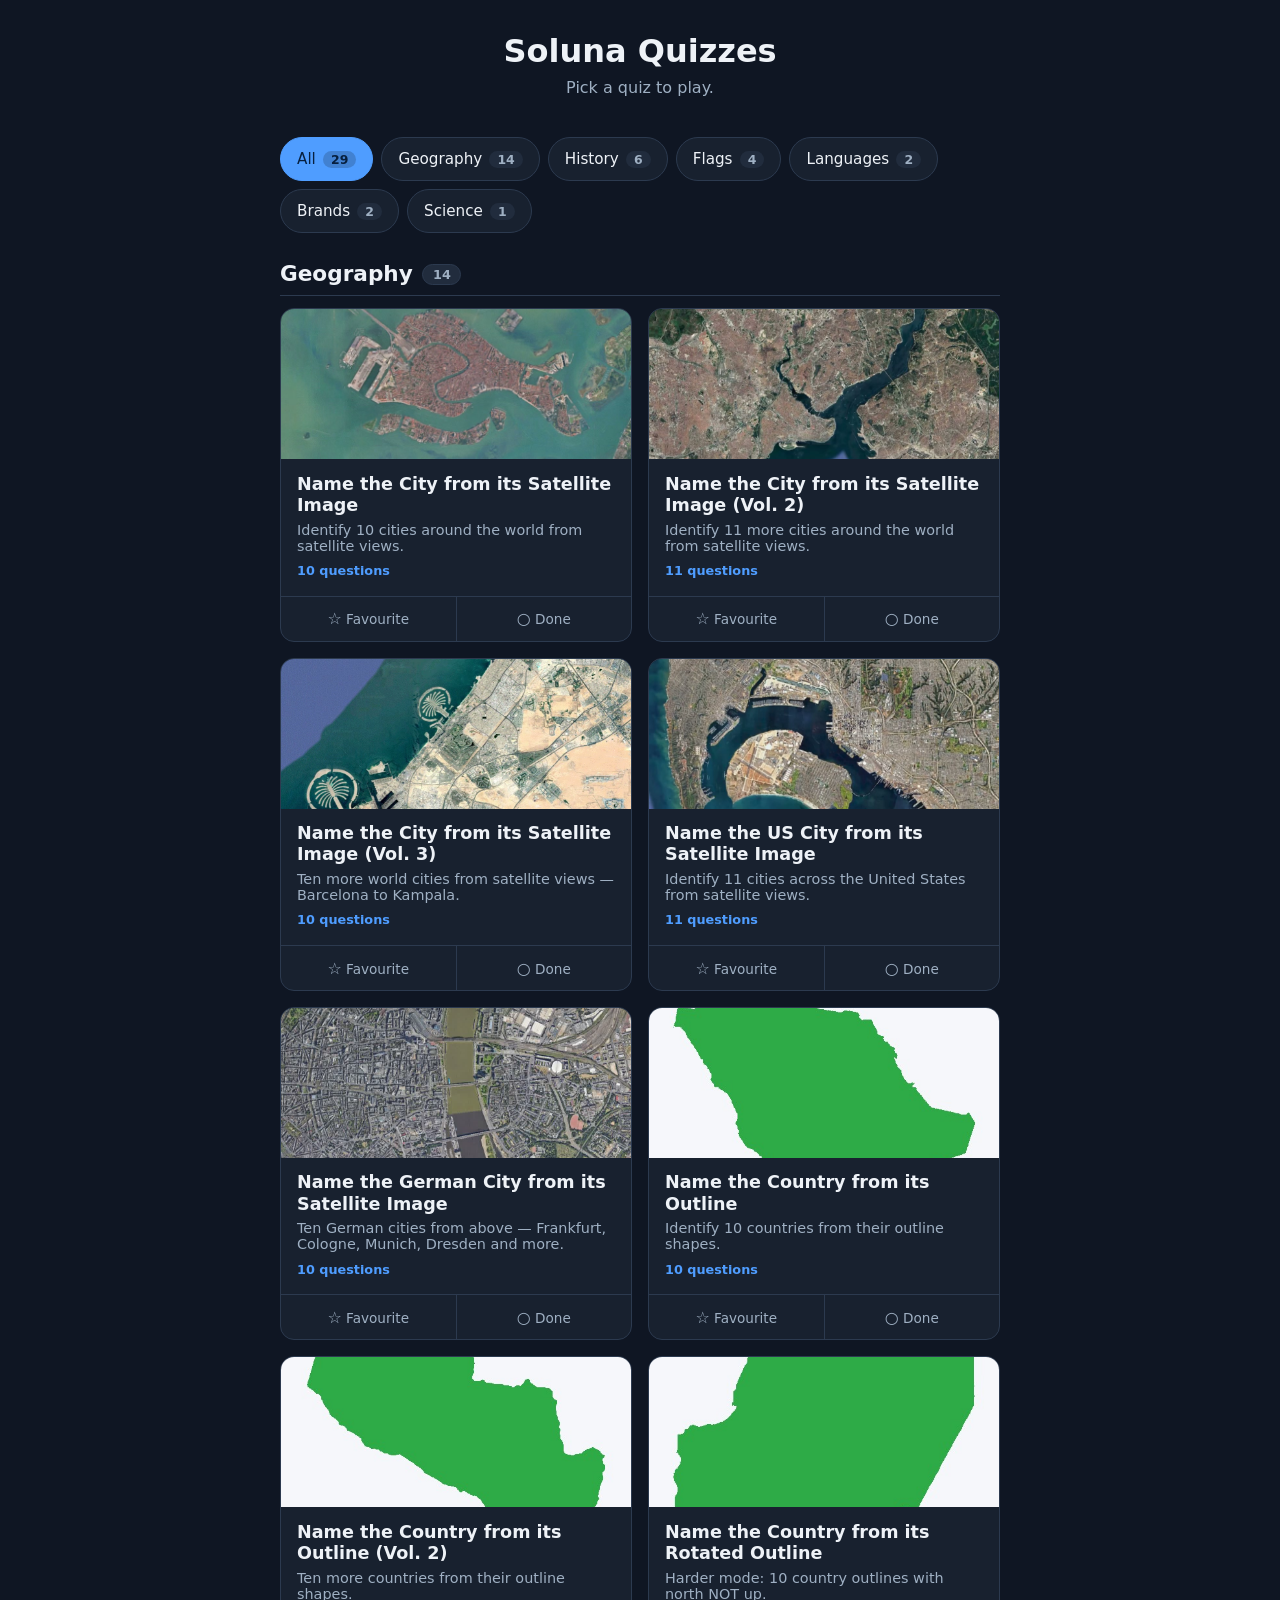
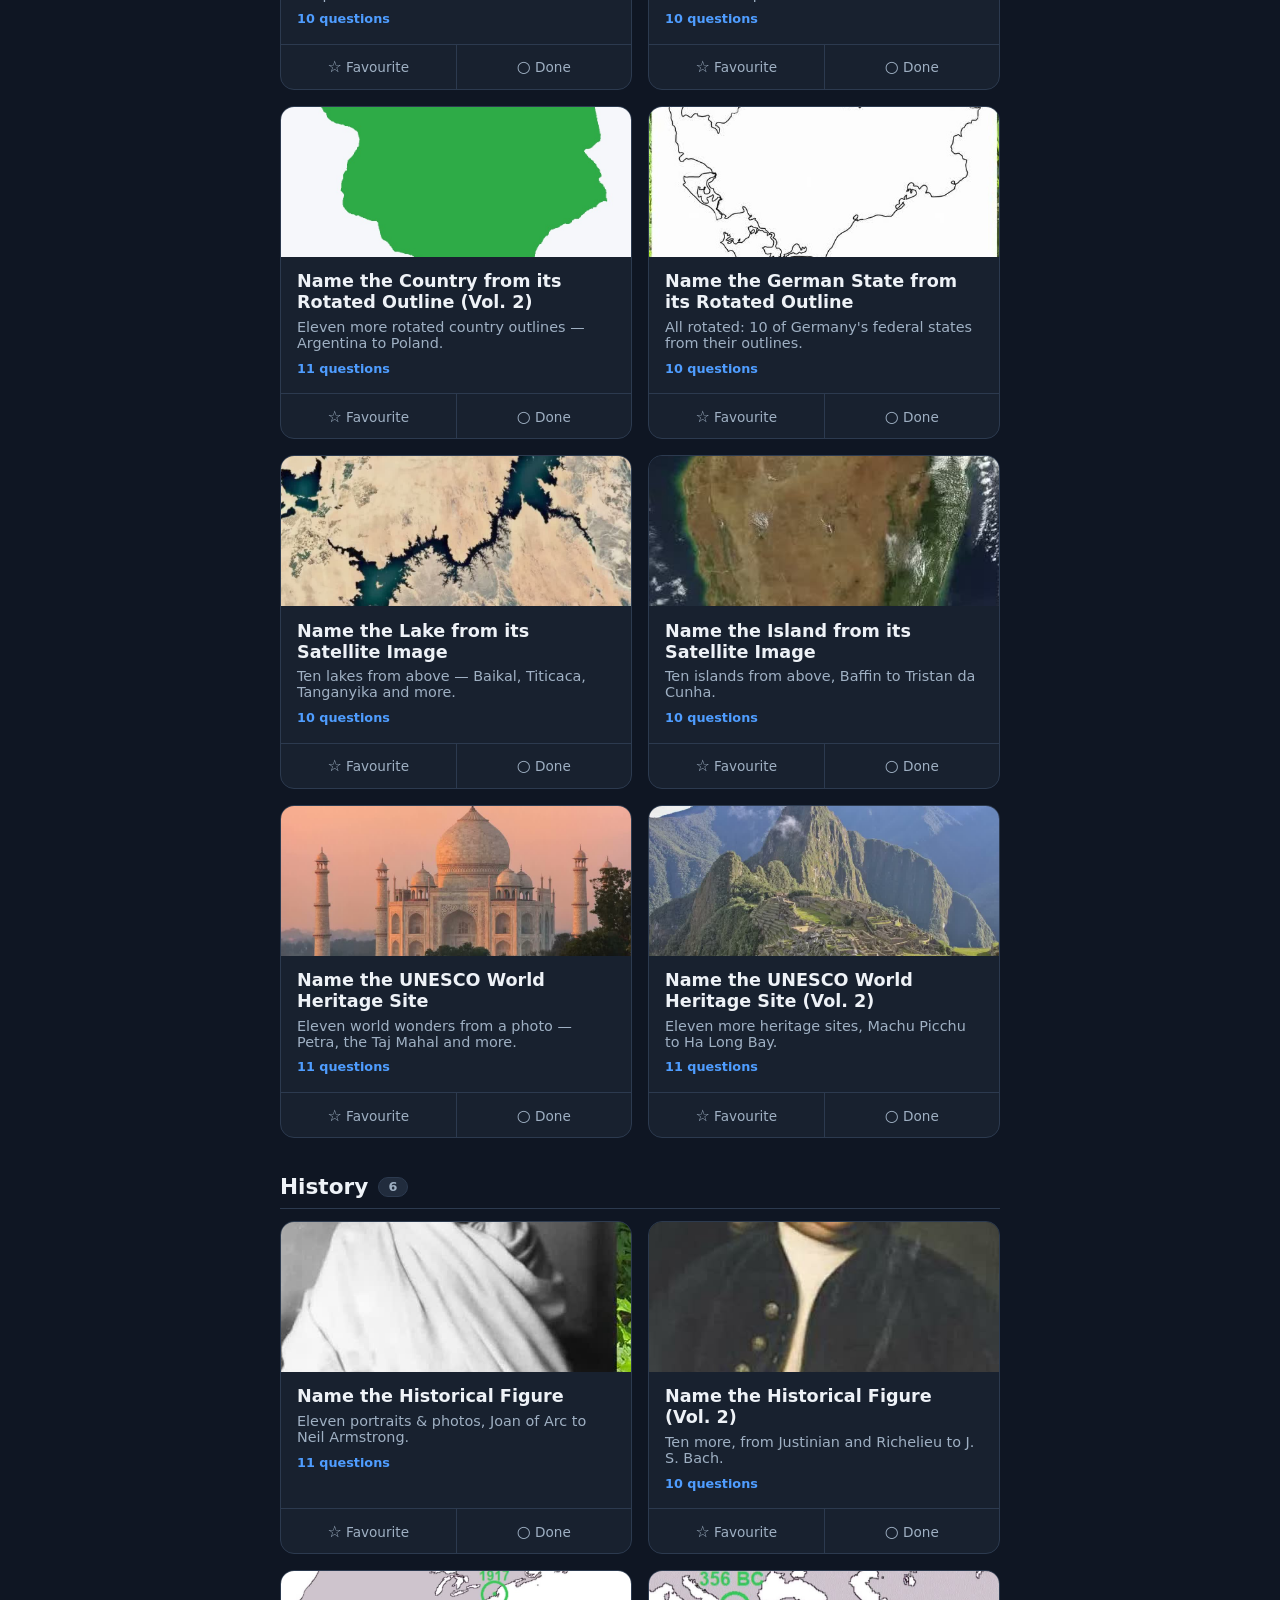
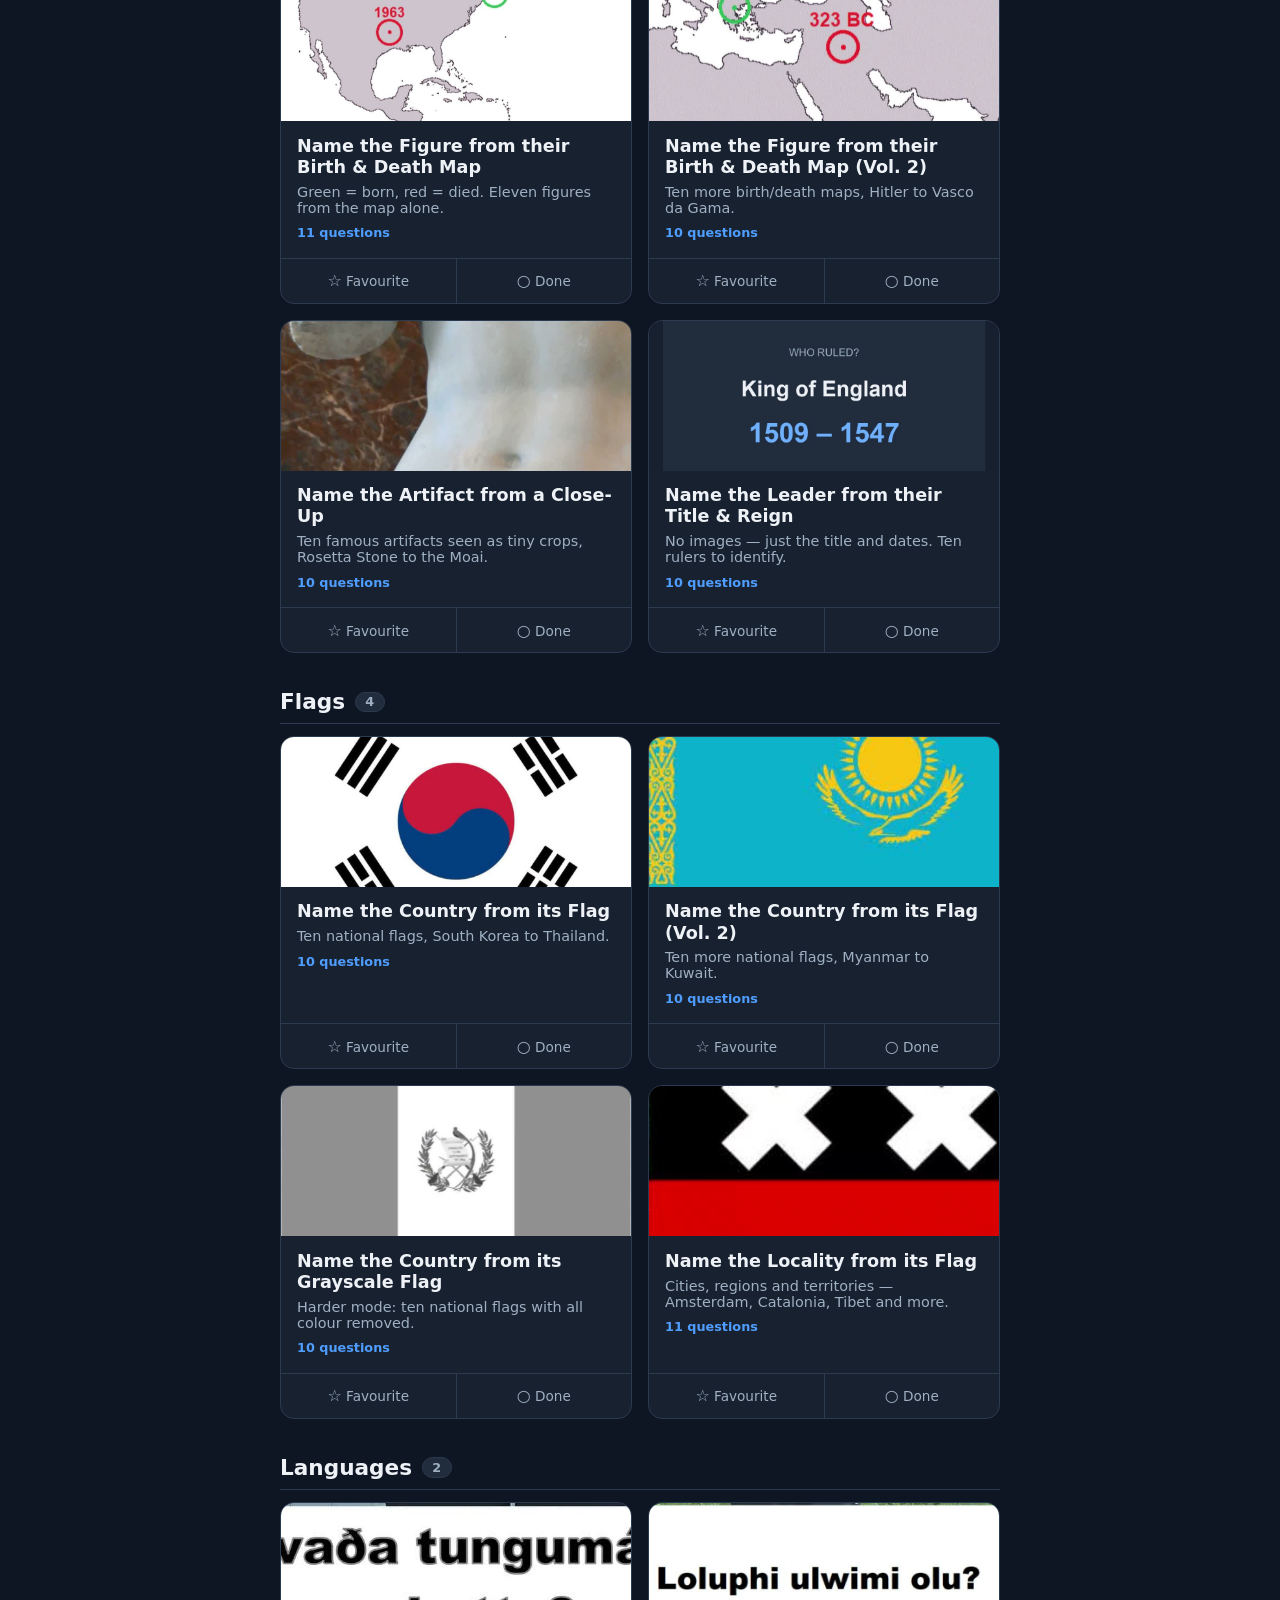
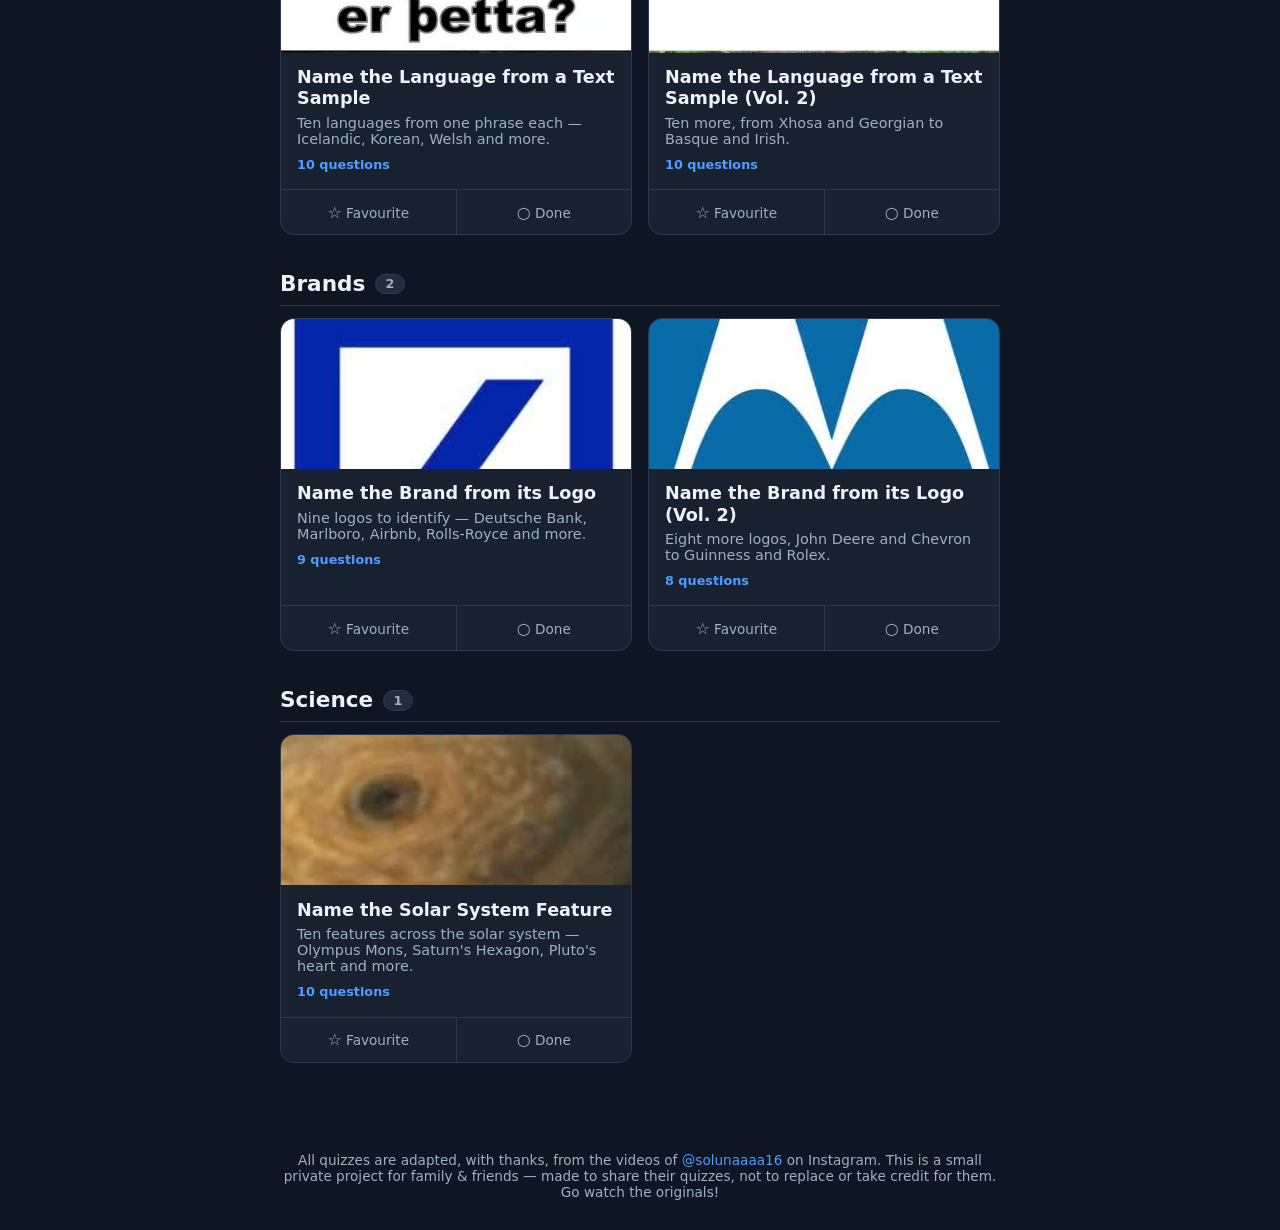
<file: docs/index.html>
<!DOCTYPE html>
<html lang="en">
<head>
  <meta charset="UTF-8" />
  <meta name="viewport" content="width=device-width, initial-scale=1.0" />
  <title>Soluna Quizzes</title>
  <link rel="stylesheet" href="css/style.css" />
</head>
<body>
  <header class="site-header">
    <h1>Soluna Quizzes</h1>
    <p class="tagline">Pick a quiz to play.</p>
  </header>

  <main>
    <div id="theme-toggle" class="theme-toggle" role="tablist" aria-label="Filter quizzes by theme"></div>
    <div id="quiz-sections" aria-live="polite">
      <p class="loading">Loading quizzes…</p>
    </div>
  </main>

  <footer class="site-footer">
    <p>All quizzes are adapted, with thanks, from the videos of
      <a href="https://www.instagram.com/solunaaaa16/" rel="noopener">@solunaaaa16</a> on Instagram.
      This is a small private project for family &amp; friends — made to share their quizzes, not to
      replace or take credit for them. Go watch the originals!</p>
  </footer>

  <script src="js/index.js"></script>
</body>
</html>
</file>
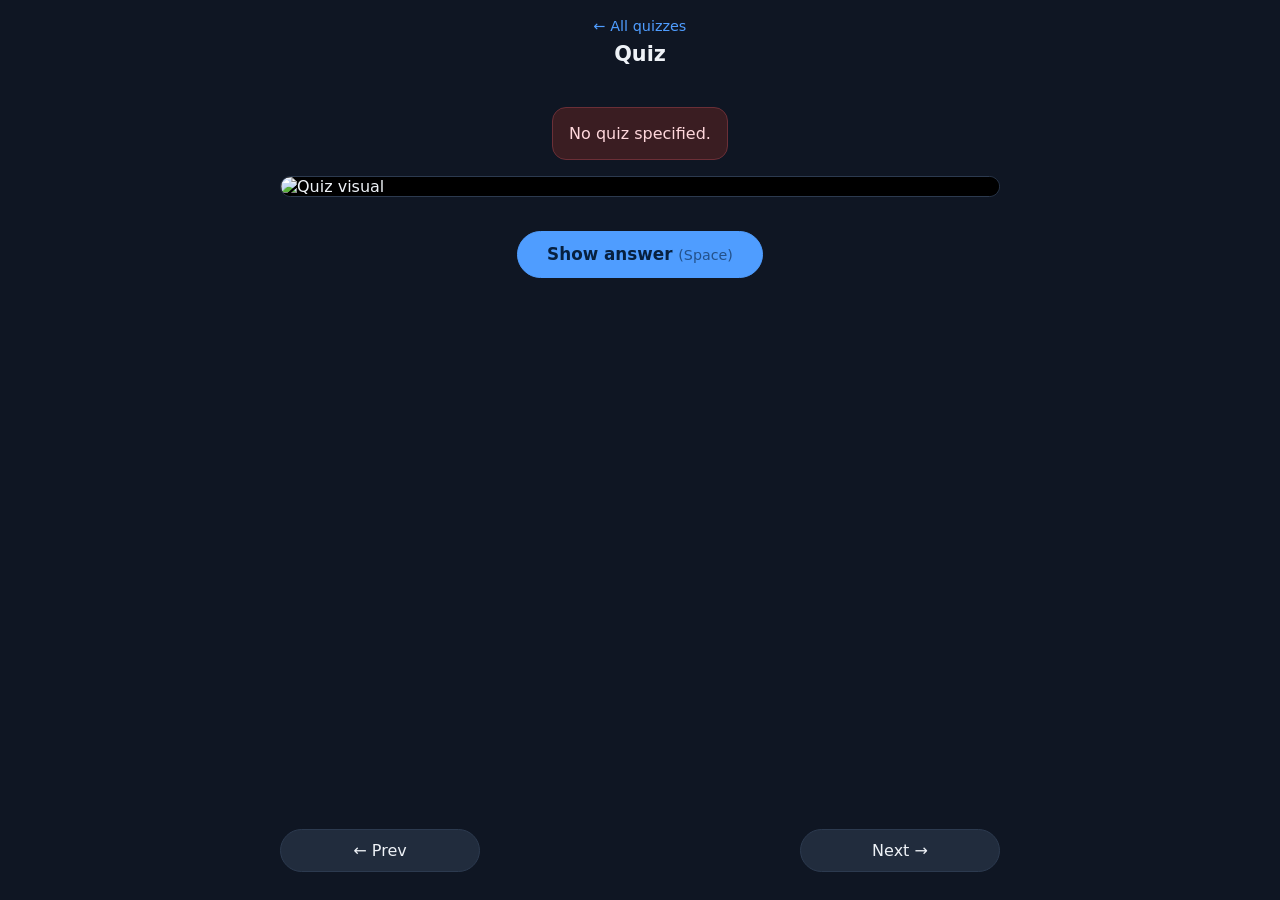
<file: docs/player.html>
<!DOCTYPE html>
<html lang="en">
<head>
  <meta charset="UTF-8" />
  <meta name="viewport" content="width=device-width, initial-scale=1.0" />
  <title>Quiz — Soluna Quizzes</title>
  <link rel="stylesheet" href="css/style.css" />
</head>
<body class="player-body">
  <header class="player-header">
    <a class="back-link" href="index.html">← All quizzes</a>
    <h1 id="quiz-title">Quiz</h1>
    <p id="progress" class="progress"></p>
  </header>

  <main id="stage" class="stage">
    <div id="error" class="error" hidden></div>

    <figure class="visual">
      <img id="question-image" alt="Quiz visual" />
    </figure>

    <p id="prompt" class="prompt"></p>

    <div class="answer-area">
      <button id="reveal-btn" class="btn btn-reveal" type="button">
        Show answer <span class="key-hint">(Space)</span>
      </button>
      <div id="answer" class="answer" hidden>
        <span id="answer-text" class="answer-text"></span>
        <span id="answer-country" class="answer-country"></span>
      </div>
    </div>
  </main>

  <nav class="nav-bar">
    <button id="prev-btn" class="btn btn-nav" type="button" aria-label="Previous question">
      <span aria-hidden="true">←</span> Prev
    </button>
    <button id="next-btn" class="btn btn-nav" type="button" aria-label="Next question">
      Next <span aria-hidden="true">→</span>
    </button>
  </nav>

  <section id="quiz-end" class="quiz-end" hidden>
    <p class="quiz-end-msg">That's the last one!</p>
    <button id="done-btn" class="btn btn-done" type="button"></button>
    <a class="back-link" href="index.html">← Back to all quizzes</a>
  </section>

  <script src="js/player.js"></script>
</body>
</html>
</file>
<file: docs/css/style.css>
:root {
  --bg: #0f1623;
  --surface: #18212f;
  --surface-2: #212c3d;
  --text: #eef2f7;
  --muted: #9fb0c3;
  --accent: #4f9dff;
  --accent-hover: #6fb0ff;
  --border: #2c3a4f;
  --radius: 14px;
  --max-w: 760px;
}

* { box-sizing: border-box; }

html, body {
  margin: 0;
  padding: 0;
  background: var(--bg);
  color: var(--text);
  font-family: system-ui, -apple-system, "Segoe UI", Roboto, sans-serif;
  -webkit-text-size-adjust: 100%;
}

h1, h2 { font-weight: 650; line-height: 1.2; }

a { color: var(--accent); text-decoration: none; }
a:hover { color: var(--accent-hover); }

/* ---------- Landing page ---------- */
.site-header, .site-footer {
  max-width: var(--max-w);
  margin: 0 auto;
  padding: 2rem 1.25rem 1rem;
  text-align: center;
}
.site-header h1 { margin: 0; font-size: 2rem; }
.tagline { color: var(--muted); margin: .5rem 0 0; }
.site-footer { color: var(--muted); font-size: .85rem; padding-top: 2.5rem; }

.theme-toggle {
  max-width: var(--max-w);
  margin: 1.5rem auto .5rem;
  padding: 0 1.25rem;
  display: flex;
  flex-wrap: wrap;
  gap: .5rem;
}
.toggle-btn {
  font: inherit;
  font-size: .95rem;
  cursor: pointer;
  color: var(--text);
  background: var(--surface);
  border: 1px solid var(--border);
  border-radius: 999px;
  padding: .5rem 1rem;
  min-height: 44px;
  display: inline-flex;
  align-items: center;
  gap: .45rem;
  transition: background .12s ease, border-color .12s ease, color .12s ease;
}
.toggle-btn:hover { border-color: var(--accent); }
.toggle-btn.is-active { background: var(--accent); border-color: var(--accent); color: #07203f; }
.toggle-count {
  font-size: .78rem;
  font-weight: 700;
  background: rgba(0, 0, 0, .18);
  color: inherit;
  border-radius: 999px;
  padding: .05rem .5rem;
}
.toggle-btn:not(.is-active) .toggle-count { background: var(--surface-2); color: var(--muted); }

.theme-section { margin: 0 auto 2.25rem; max-width: var(--max-w); }
.theme-section[hidden] { display: none; }
.theme-heading {
  display: flex;
  align-items: center;
  gap: .6rem;
  margin: 1.75rem 1.25rem .75rem;
  padding-bottom: .5rem;
  font-size: 1.35rem;
  border-bottom: 1px solid var(--border);
}
.theme-count {
  font-size: .8rem;
  font-weight: 600;
  color: var(--muted);
  background: var(--surface-2);
  border: 1px solid var(--border);
  border-radius: 999px;
  padding: .1rem .6rem;
}

.quiz-list {
  list-style: none;
  max-width: var(--max-w);
  margin: 0 auto;
  padding: 0 1.25rem;
  display: grid;
  gap: 1rem;
  grid-template-columns: repeat(auto-fill, minmax(260px, 1fr));
}
.quiz-card {
  margin: 0;
  background: var(--surface);
  border: 1px solid var(--border);
  border-radius: var(--radius);
  overflow: hidden;
  display: flex;
  flex-direction: column;
  transition: transform .12s ease, border-color .12s ease;
}
.quiz-card:hover { transform: translateY(-2px); border-color: var(--accent); }
.quiz-card-link {
  display: block;
  color: inherit;
  flex: 1;
}
.quiz-card-link:hover { color: inherit; }
.quiz-card-thumb {
  position: relative;
  height: 150px;
  background-size: cover;
  background-position: center;
  background-color: var(--surface-2);
}
.done-badge {
  position: absolute;
  top: .55rem;
  right: .55rem;
  background: #1f7a4d;
  color: #fff;
  font-size: .72rem;
  font-weight: 700;
  padding: .2rem .5rem;
  border-radius: 999px;
  opacity: 0;
  transition: opacity .12s ease;
}
.quiz-card.is-done .done-badge { opacity: 1; }
.quiz-card.is-done .quiz-card-thumb { filter: saturate(.6) brightness(.85); }

.quiz-card-marks {
  display: flex;
  border-top: 1px solid var(--border);
}
.mark-btn {
  flex: 1;
  font: inherit;
  font-size: .85rem;
  cursor: pointer;
  background: transparent;
  border: none;
  color: var(--muted);
  padding: .7rem .5rem;
  min-height: 44px;
  transition: background .12s ease, color .12s ease;
}
.mark-btn + .mark-btn { border-left: 1px solid var(--border); }
.mark-btn:hover { background: var(--surface-2); color: var(--text); }
.mark-icon { font-size: 1rem; }
.mark-fav.on { color: #ffce4f; }
.mark-done.on { color: #4fd08a; }
.quiz-card-body { padding: .9rem 1rem 1.1rem; }
.quiz-card-title { margin: 0 0 .35rem; font-size: 1.1rem; }
.quiz-card-desc { margin: 0 0 .6rem; color: var(--muted); font-size: .9rem; }
.quiz-card-meta { margin: 0; color: var(--accent); font-size: .8rem; font-weight: 600; }

.loading { color: var(--muted); text-align: center; }

/* ---------- Player ---------- */
.player-body {
  min-height: 100vh;
  display: flex;
  flex-direction: column;
}
.player-header {
  max-width: var(--max-w);
  width: 100%;
  margin: 0 auto;
  padding: 1rem 1.25rem .25rem;
  text-align: center;
  position: relative;
}
.back-link { font-size: .9rem; display: inline-block; margin-bottom: .5rem; }
.player-header h1 { margin: 0; font-size: 1.3rem; }
.progress { color: var(--muted); margin: .25rem 0 0; font-variant-numeric: tabular-nums; letter-spacing: .03em; }

.stage {
  flex: 1;
  max-width: var(--max-w);
  width: 100%;
  margin: 0 auto;
  padding: 1rem 1.25rem;
  display: flex;
  flex-direction: column;
  align-items: center;
}

.visual {
  margin: 0;
  width: 100%;
  background: #000;
  border: 1px solid var(--border);
  border-radius: var(--radius);
  overflow: hidden;
}
.visual img {
  display: block;
  width: 100%;
  height: auto;
  max-height: 74vh;
  object-fit: contain;
  margin: 0 auto;
  background: #000;
}

.prompt {
  font-size: 1.15rem;
  text-align: center;
  margin: 1.1rem 0 1rem;
}

.answer-area {
  width: 100%;
  display: flex;
  flex-direction: column;
  align-items: center;
  min-height: 64px;
}

.answer {
  font-size: 1.6rem;
  font-weight: 700;
  text-align: center;
  padding: .5rem 1rem;
  animation: pop .18s ease;
}
.answer-country { color: var(--muted); font-weight: 500; font-size: 1.1rem; }
@keyframes pop { from { transform: scale(.96); opacity: 0; } to { transform: scale(1); opacity: 1; } }

/* ---------- Buttons ---------- */
.btn {
  font: inherit;
  cursor: pointer;
  border: 1px solid var(--border);
  border-radius: 999px;
  color: var(--text);
  background: var(--surface-2);
  padding: .7rem 1.4rem;
  transition: background .12s ease, border-color .12s ease, opacity .12s ease;
}
.btn:hover { border-color: var(--accent); }
.btn:disabled { opacity: .35; cursor: default; border-color: var(--border); }

.btn-reveal {
  background: var(--accent);
  border-color: var(--accent);
  color: #07203f;
  font-weight: 700;
  font-size: 1.05rem;
  padding: .8rem 1.8rem;
}
.btn-reveal:hover { background: var(--accent-hover); border-color: var(--accent-hover); }
.key-hint { opacity: .6; font-weight: 500; font-size: .85em; }

.nav-bar {
  max-width: var(--max-w);
  width: 100%;
  margin: 0 auto;
  padding: .5rem 1.25rem 1.75rem;
  display: flex;
  justify-content: space-between;
  gap: 1rem;
}
.btn-nav { flex: 1; max-width: 200px; }

.quiz-end {
  max-width: var(--max-w);
  width: 100%;
  margin: 0 auto;
  padding: 0 1.25rem calc(2rem + env(safe-area-inset-bottom, 0px));
  display: flex;
  flex-direction: column;
  align-items: center;
  gap: .9rem;
  text-align: center;
}
.quiz-end[hidden] { display: none; }
.quiz-end-msg { color: var(--muted); margin: 0; font-size: .95rem; }
.btn-done {
  font-weight: 600;
  min-height: 44px;
}
.btn-done.on {
  background: #1f7a4d;
  border-color: #2c9a63;
  color: #eafff3;
}

.error {
  background: #3a1d22;
  border: 1px solid #6b2f37;
  color: #ffd7dc;
  padding: 1rem;
  border-radius: var(--radius);
  margin: 1rem 0;
  text-align: center;
}

@media (max-width: 480px) {
  .answer { font-size: 1.35rem; }
  .prompt { font-size: 1.05rem; }

  /* Don't let the stage stretch to full height — otherwise the nav bar is
     pushed to the very bottom of the screen, behind the phone's system
     buttons. Let it flow right under the Show answer / answer area. */
  .stage { flex: none; }
  .nav-bar {
    padding-top: .25rem;
    padding-bottom: calc(1rem + env(safe-area-inset-bottom, 0px));
  }
}
</file>
